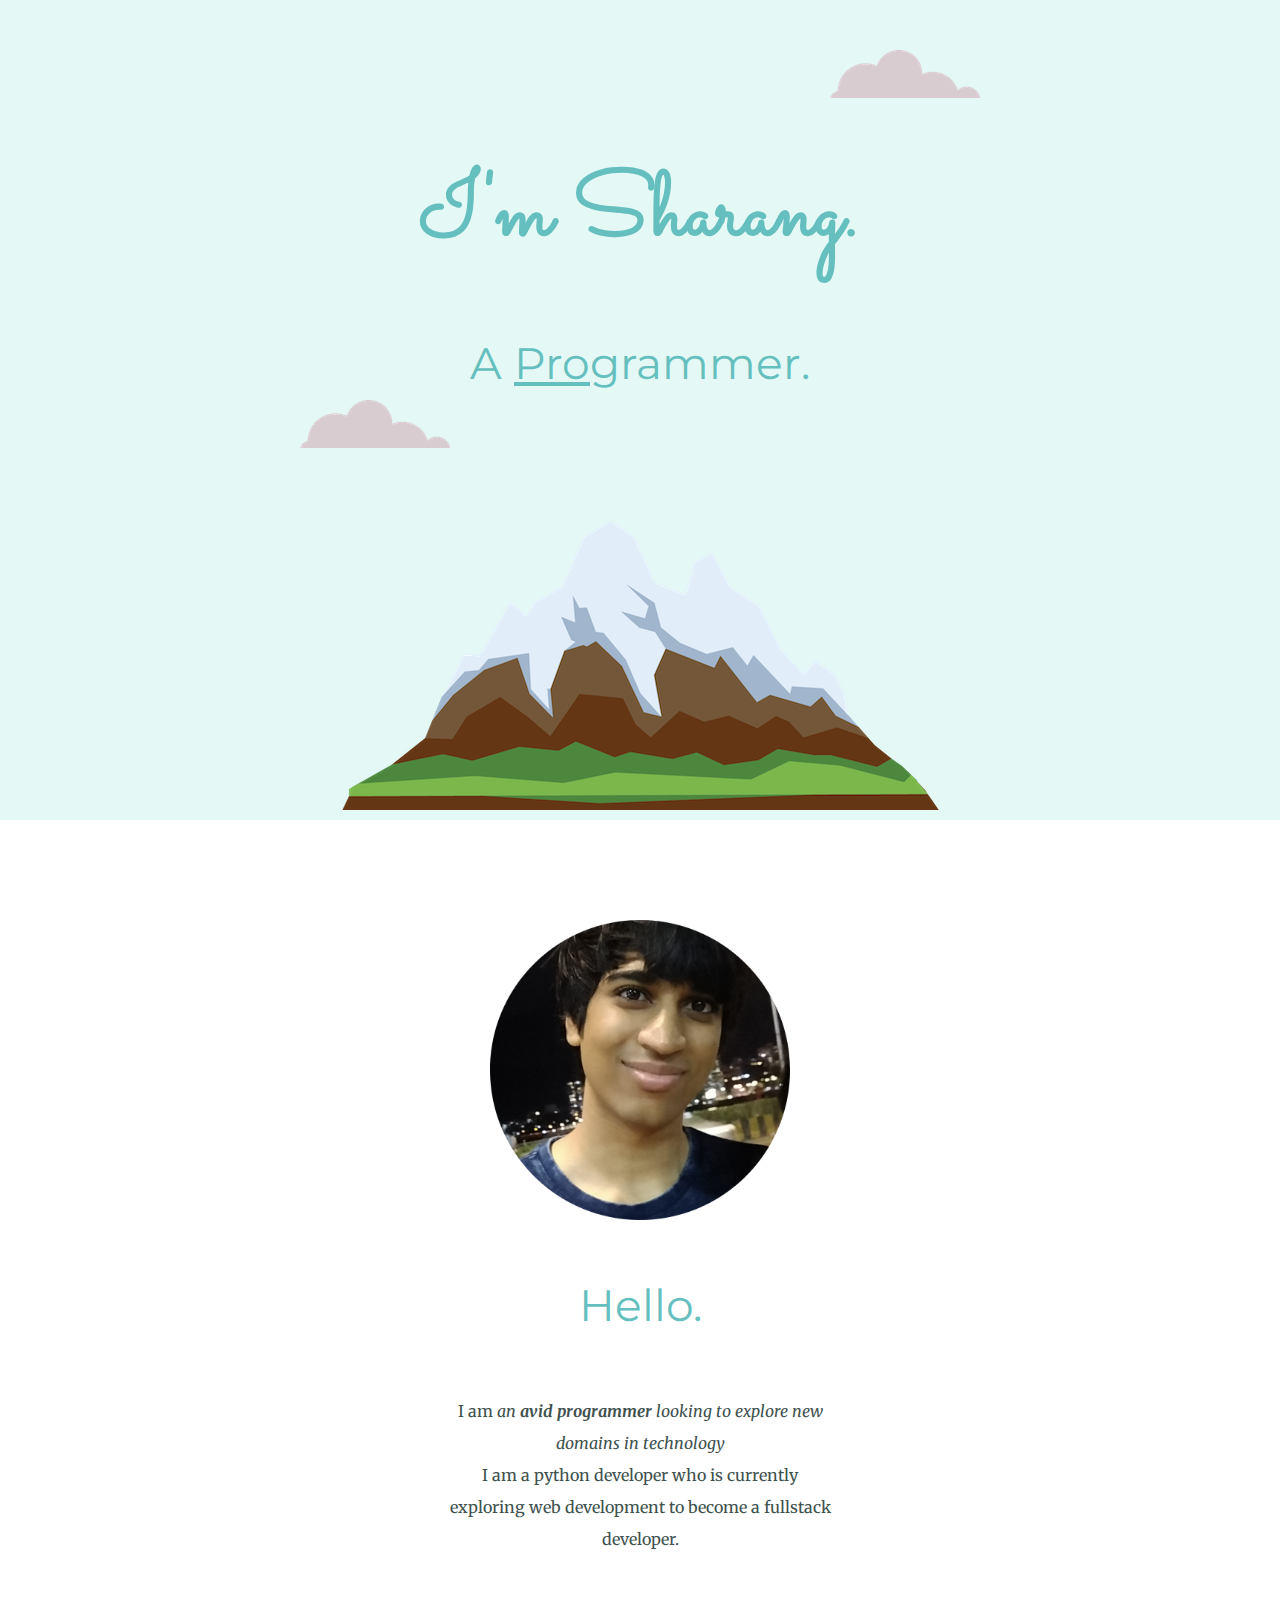
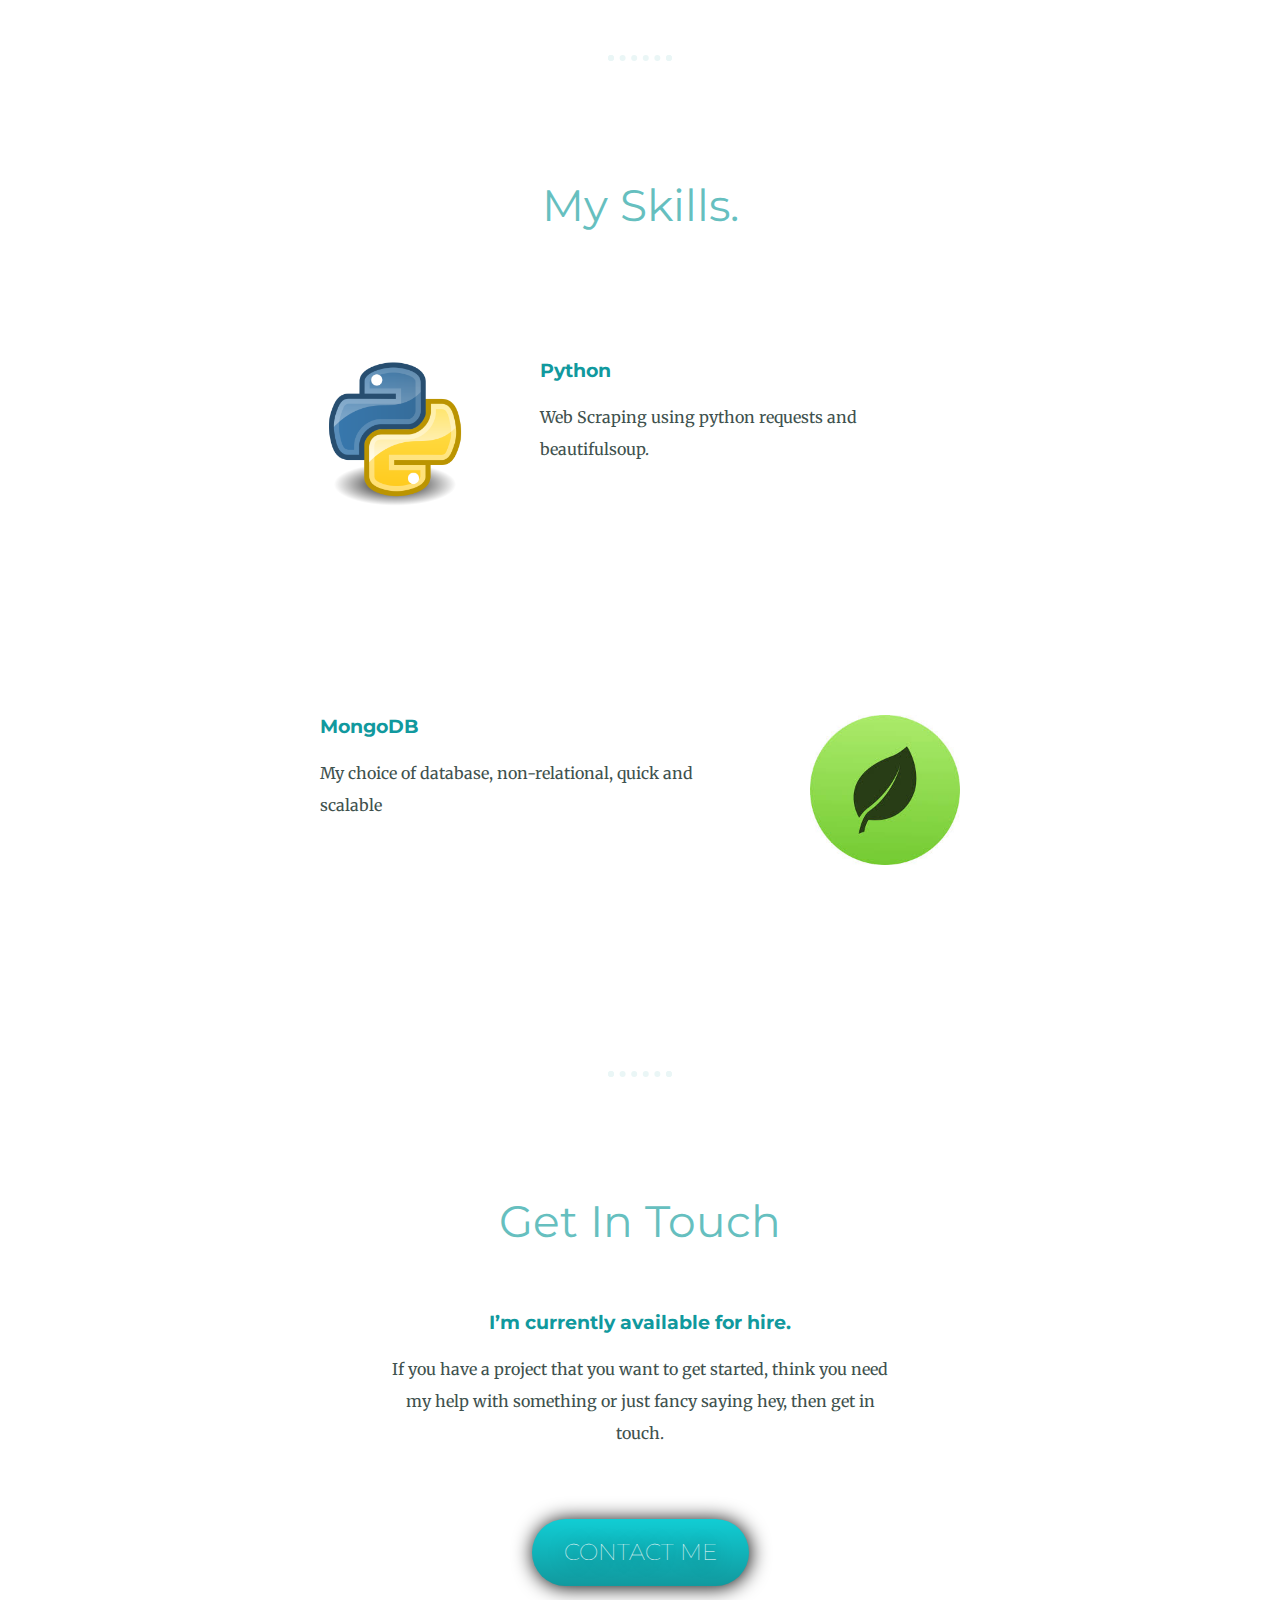
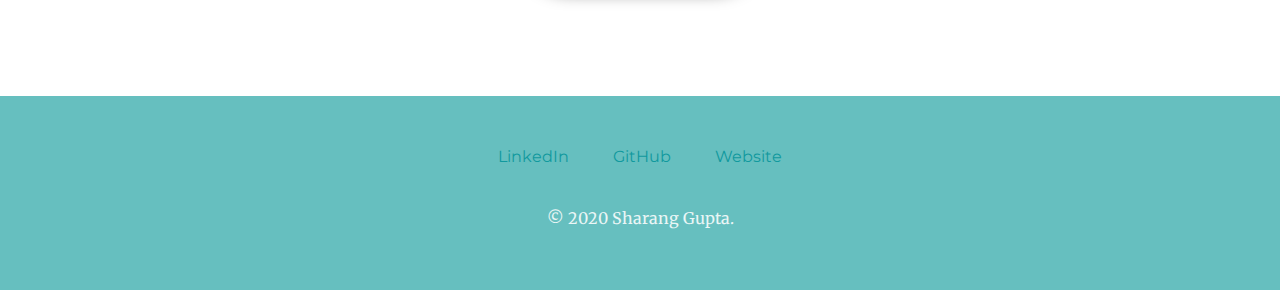
<file: index.html>
<!DOCTYPE html>
<html lang="">

<head>
  <meta charset="utf-8">
  <meta name="viewport" content="width=device-width, initial-scale=1.0">
  <link rel="stylesheet" href="css/styles.css">
  <link rel="icon" href="images/favicon.png">
  <link href="https://fonts.googleapis.com/css?family=Merriweather|Montserrat|Pacifico&display=swap" rel="stylesheet">
  <link href="https://fonts.googleapis.com/css?family=Sacramento&display=swap" rel="stylesheet">
  <title>Sharang Gupta</title>
</head>

<body>
  <div class="topcontainer">
    <img class="top-cloud" src="images/cloud.png" alt="cloud-img" />
    <h1>I'm Sharang.</h1>
    <h2>A <span id="underline">Pro</span>grammer.</h2>
    <img class="bottom-cloud" src="images/cloud.png" alt="cloud-img">
    <img src="images/mountain.png" alt="mountain-img" />
  </div>

  <div class="middle-container">
    <div class="profile">
      <img class="profilepic" src="images/profile.png" alt="sharang profile picture">
      <h2>Hello.</h2>
      <p class="intro">I am <em>an <strong>avid programmer </strong>looking to explore new domains in technology</em></p>
      <p class="intro">I am a python developer who is currently exploring web development to become a fullstack developer.</p>
    </div>
    <hr>
    <div class="skills">
      <h2>My Skills.</h2>
      <div class="skill-row">
        <img class="python-img" src="images/python.png" alt="" style="width:150px;height:150px">
        <h3>Python</h3>
        <p class="code-skill-description">Web Scraping using python requests and beautifulsoup.</p>
      </div>
      <div class="skill-row">
        <img class="mongo-img" src="images/mongo.jpeg" alt="" style="width:150px;height:150px" >
        <h3>MongoDB</h3>
        <p class="code-skill-description">My choice of database, non-relational, quick and scalable</p>
      </div>
    </div>
    <hr>
    <div class="contact-me">
      <h2>Get In Touch</h2>
      <h3>I’m currently available for hire.</h3>
      <p>If you have a project that you want to get started, think you need my help with something or just fancy saying hey, then get in touch.</p>
    </div>
    <a class="btn" href="mailto:sharanggupta96@gmail.com">CONTACT ME</a>
  </div>


  <div class="bottom-container">
    <a class="footer-link" href="https://www.linkedin.com/in/sharang-gupta-b8399bb4/">LinkedIn</a>
    <a class="footer-link" href="https://github.com/sharang1996">GitHub</a>
    <a class="footer-link" href="https://sharang1996.github.io/cv/">Website</a>
    <p class="copyright">© 2020 Sharang Gupta.</p>
  </div>

</body>

</html>
</file>
<file: css/styles.css>
.heading {
  background-color: #E4F9F5;
}

h1 {
  margin: 50px auto 0px auto;
  font-size: 5.625rem;
  font-family: 'Sacramento', cursive;
  color: #66BFBF;
}

h2 {
  font-family: 'Montserrat', sans-serif;
  color: #66BFBF;
  font-size: 2.75rem;
  line-height: 2;
  font-weight: normal;
  padding-bottom: 10px;
}

h3 {
  color: #11999E;
  font-family: 'Montserrat', sans-serif;
}

hr {
  border: dotted #EAF6F6 6px;
  border-bottom: none;
  width: 4%;
  margin: 100px auto;
}

p {
  line-height: 2;
}
a{
  color:#11999E;
  font-family: 'Montserrat', sans-serif;
  margin:10px 20px;
  text-decoration: none;
}

a:hover{
  color: #EAF6F6;
}
.profilepic {
  width: 300px;
  height: 300px;
}

.skill-row {
  width: 50%;
  margin: 100px auto 250px;
  text-align: left;
}

.mongo-img {
  width: 25%;
  float: right;
  margin-left: 80px;
}

.python-img {
  width: 25%;
  float: left;
  margin-right: 70px;
}

#underline {
  text-decoration: underline;
}

.top-cloud {
  position: absolute;
  top: 50px;
  right: 300px;
}

.bottom-cloud {
  position: absolute;
  left: 300px;
  top: 400px;
}

.topcontainer {
  background-color: #E4F9F5;
  font-family: 'Montserrat', sans-serif;
  height: 100%;
  padding-top: 100px;
  font-size: 40px;
}

.middle-container {
  margin: 100px 0;
}

.bottom-container{
  background-color: #66BFBF;
  padding: 50px 0 20px;
}

.intro {
  width: 30%;
  margin: auto;
}

.contact-me{
  width:40%;
  margin:40px auto 60px;
}

.btn {
   background: #11CDD4;
   background-image: -webkit-linear-gradient(top, #11CDD4, #11999E);
   background-image: -moz-linear-gradient(top, #11CDD4, #11999E);
   background-image: -ms-linear-gradient(top, #11CDD4, #11999E);
   background-image: -o-linear-gradient(top, #11CDD4, #11999E);
   background-image: linear-gradient(to bottom, #11CDD4, #11999E);
   -webkit-border-radius: 100px;
   -moz-border-radius: 100px;
   border-radius: 100px;
   height: 13px;
   line-height: 13px;
   color: #FFFFFF;
   font-family: 'Montserrat', sans-serif;
   width: 163px;
   font-size: 23px;
   font-weight: 100;
   padding: 27px;
   box-shadow: 1px 1px 20px 0px #000000;
   -webkit-box-shadow: 1px 1px 20px 0px #000000;
   -moz-box-shadow: 1px 1px 20px 0px #000000;
   text-shadow: 1px 1px 20px #000000;
   border: solid #337FED 0px;
   text-decoration: none;
   display: inline-block;
   cursor: pointer;
   text-align: center;
}

.btn:hover {
   border: solid #337FED 0px;
   background: #30E3CB;
   background-image: -webkit-linear-gradient(top, #30E3CB, #2BC4AD);
   background-image: -moz-linear-gradient(top, #30E3CB, #2BC4AD);
   background-image: -ms-linear-gradient(top, #30E3CB, #2BC4AD);
   background-image: -o-linear-gradient(top, #30E3CB, #2BC4AD);
   background-image: linear-gradient(to bottom, #30E3CB, #2BC4AD);
   -webkit-border-radius: 100px;
   -moz-border-radius: 100px;
   border-radius: 100px;
   text-decoration: none;
}

.copyright{
  color: #EAF6F6;
  font-size: 1rem;
  padding: 20px 0;
}
body {
  margin: 0;
  color: #40514E;
  text-align: center;
  font-family: 'Merriweather', serif;
}

html {
  height: 100%;
}
</file>
